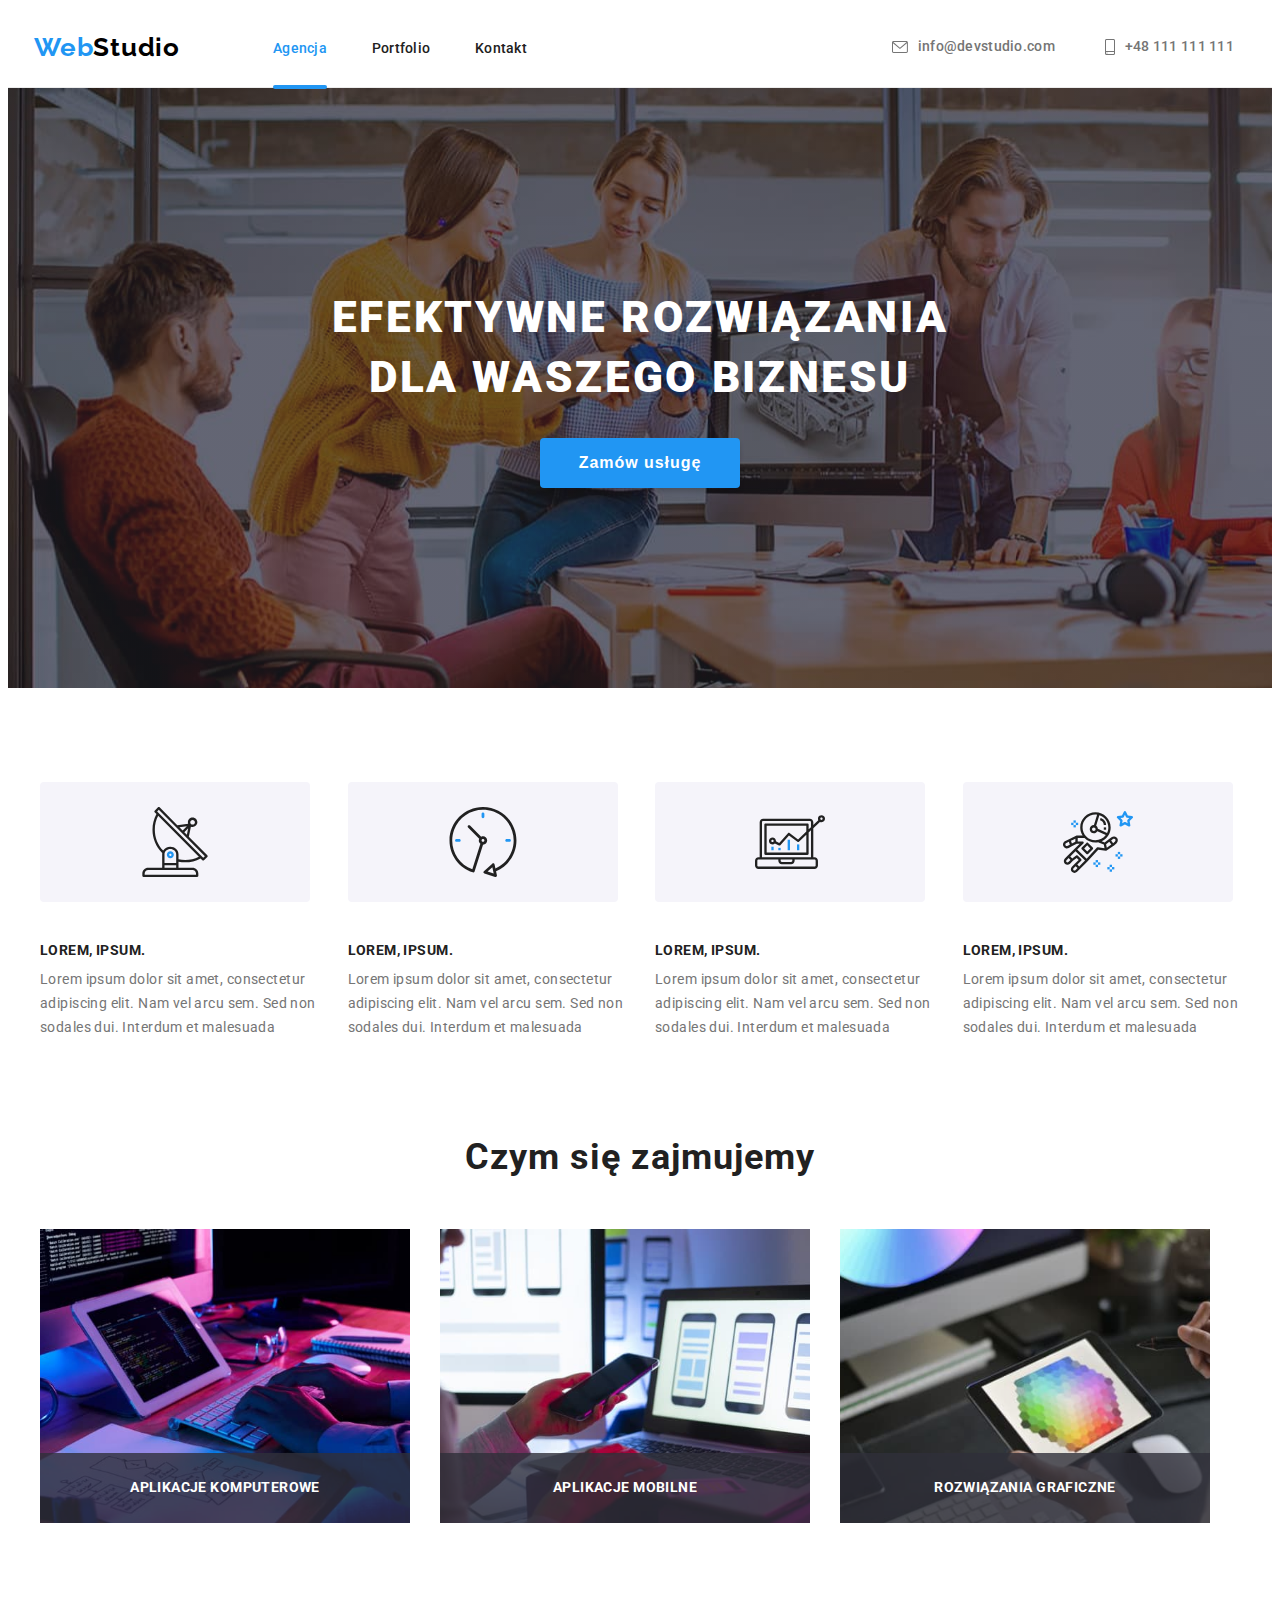
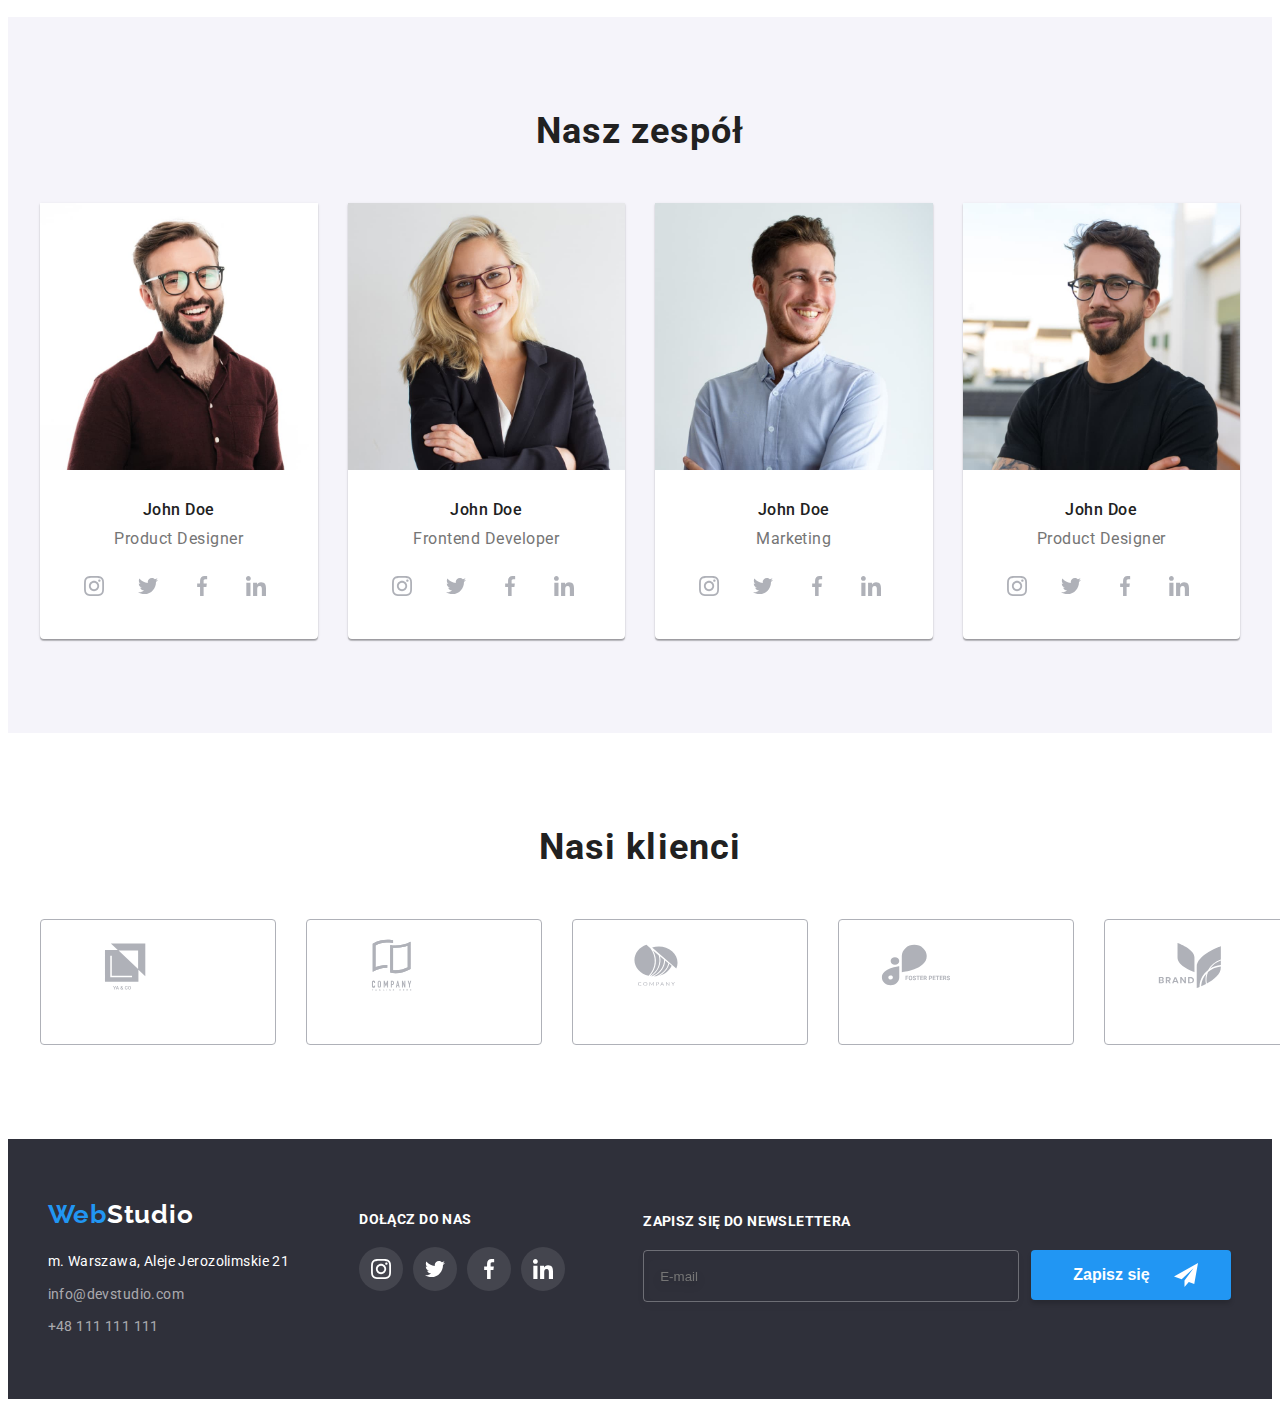
<file: index.html>
<!DOCTYPE html>
<html lang="pl">
  <head>
    <meta charset="UTF-8" />
    <meta name="description" content="Oferta usług software house WebStudio" />
    <title>Studio</title>
    <!-- google fonts -->
    <link rel="preconnect" href="https://fonts.googleapis.com" />
    <link rel="preconnect" href="https://fonts.gstatic.com" crossorigin />
    <link
      href="https://fonts.googleapis.com/css2?family=Raleway:wght@700&family=Roboto:wght@400;500;700;900&display=swap"
      rel="stylesheet"
    />
    <!-- normalized styles -->
    <link
      rel="stylesheet"
      href="https://cdnjs.cloudflare.com/ajax/libs/modern-normalize/1.1.0/modern-normalize.min.css"
      integrity="sha512-wpPYUAdjBVSE4KJnH1VR1HeZfpl1ub8YT/NKx4PuQ5NmX2tKuGu6U/JRp5y+Y8XG2tV+wKQpNHVUX03MfMFn9Q=="
      crossorigin="anonymous"
      referrerpolicy="no-referrer"
    />
    <link rel="stylesheet" href="./css/main.min.css" />
  </head>
  <body>
    <header class="top-section">
      <div class="top-section__container container">
        <div class="top-section__logo-and-links">
          <!-- logo -->
          <a class="logo" href="index.html"
            ><span class="logo__color">Web</span>Studio</a
          >
          <!-- navigation -->
          <nav class="navigation">
            <ul class="navigation__list">
              <li class="navigation__list-item navigation__is-active"><a class="navigation__link" href="index.html"> Agencja </a></li>
              <li class="navigation__list-item"><a class="navigation__link" href="portfolio.html"> Portfolio </a></li>
              <li class="navigation__list-item"><a class="navigation__link" href="#"> Kontakt </a></li>
            </ul>
          </nav>
        </div>
       <!-- contacts -->
        <div class="contacts">
          <a class="contacts__item" href="mailto:info@devstudio.com">
            <svg width="16" height="12" class="contacts__icon">
              <use href="./images/icons.svg#icon-envelope"></use>
            </svg>
            info@devstudio.com</a
          >
          <a class="contacts__item" href="tel:+48111111111">
            <svg width="10" height="16" class="contacts__icon">
              <use href="./images/icons.svg#icon-smartphone"></use>
            </svg>
            +48 111 111 111</a
          >
        </div>
      </div>
    </header>

    <main>

      <section class="first-section section">
        <div class="container">
          <h1 class="first-section__heading">
            efektywne rozwiązania <br />
            dla waszego biznesu
          </h1>
          <button data-modal-open class="main-button first-section__main-button" type="button">
            Zamów usługę
          </button>
        </div>
      </section>

      <section class="second-section section">
        <div class="container container--padding-added">
          <ul class="second-section__list">
            <li class="second-section__list-item">
              <div class="second-section__icon-container">
                <svg class="second-section__icon ">
                  <use href="./images/icons.svg#icon-antenna"></use>
                </svg>
              </div>
              <h3 class="second-section__heading">Lorem, ipsum.</h3>
              <p class="second-section__description">
                Lorem ipsum dolor sit amet, consectetur adipiscing elit. Nam vel
                arcu sem. Sed non sodales dui. Interdum et malesuada
              </p>
            </li>
            <li class="second-section__list-item">
              <div class="second-section__icon-container">
                <svg class="second-section__icon ">
                  <use href="./images/icons.svg#icon-clock"></use>
                </svg>
              </div>
              <h3 class="second-section__heading">Lorem, ipsum.</h3>
              <p class="second-section__description">
                Lorem ipsum dolor sit amet, consectetur adipiscing elit. Nam vel
                arcu sem. Sed non sodales dui. Interdum et malesuada
              </p>
            </li>
            <li class="second-section__list-item">
              <div class="second-section__icon-container">
                <svg class="second-section__icon ">
                  <use href="./images/icons.svg#icon-diagram"></use>
                </svg>
              </div>
              <h3 class="second-section__heading">Lorem, ipsum.</h3>
              <p class="second-section__description">
                Lorem ipsum dolor sit amet, consectetur adipiscing elit. Nam vel
                arcu sem. Sed non sodales dui. Interdum et malesuada
              </p>
            </li>
            <li class="second-section__list-item">
              <div class="second-section__icon-container">
                <svg class="second-section__icon ">
                  <use href="./images/icons.svg#icon-astronaut"></use>
                </svg>
              </div>
              <h3 class="second-section__heading">Lorem, ipsum.</h3>
              <p class="second-section__description">
                Lorem ipsum dolor sit amet, consectetur adipiscing elit. Nam vel
                arcu sem. Sed non sodales dui. Interdum et malesuada
              </p>
            </li>
          </ul>
        </div>
      </section>

      <section class="third-section section">
        <div class="container container--padding-added">
          <h2 class="secondary-heading">Czym się zajmujemy</h2>
          <ul class="third-section__list">
            <li class="third-section__list-item">
              <div class="third-section__image-container">
                <img class="third-section__image"
                  src="images/programer-working.jpg"
                  alt="Programmer working"
                />
                <div class="third-section__image-description-container">
                  <span class="third-section__image-description">aplikacje komputerowe</span>
                </div>
              </div>
            </li>
            <li class="third-section__list-item">
              <div class="third-section__image-container">
                <img class="third-section__image"
                  src="images/web-design-working2.jpg"
                  alt="Web designer working"
                />
                <div class="third-section__image-description-container">
                  <span class="third-section__image-description">aplikacje mobilne</span>
                </div>
              </div>
            </li>
            <li class="third-section__list-item">
              <div class="third-section__image-container">
                <img class="third-section__image"
                  src="images/web-design-working.jpg"
                  alt="Web designer working"
                />
                <div class="third-section__image-description-container">
                  <span class="third-section__image-description">rozwiązania graficzne</span>
                </div>
              </div>
            </li>
          </ul>
        </div>
      </section>

      <section class="fourth-section section">
        <div class="container container--padding-added">
          <h2 class="secondary-heading">Nasz zespół</h2>
          <ul class="fourth-section__list">
            <li>
              <figure class="fourth-section__team-member-card">
                  <img class="fourth-section__image"
                    src="images/doe1.jpg"
                    alt="Portrait of Product Designer"
                    width="270"
                    height="260"
                  />
                <figcaption class="fourth-section__team-member-card-bottom">
                  <h4 class="fourth-section__heading">John Doe</h4>
                  <p class="fourth-section__job-description">Product Designer</p>
                  <ul class="fourth-section__social-media">
                    <li>
                      <a class="fourth-section__link" href="#"
                        ><svg class="fourth-section__icon">
                          <use href="./images/icons.svg#icon-insta"></use>
                        </svg>
                      </a>
                    </li>
                    <li>
                      <a  class="fourth-section__link" href="#">
                        <svg class="fourth-section__icon">
                          <use href="./images/icons.svg#icon-twitter"></use>
                        </svg>
                      </a>
                    </li>
                    <li>
                      <a class="fourth-section__link" href="#">
                        <svg class="fourth-section__icon">
                          <use href="./images/icons.svg#icon-facebook"></use>
                        </svg>
                      </a>
                    </li>
                    <li>
                      <a class="fourth-section__link" href="#"
                        ><svg class="fourth-section__icon">
                          <use href="./images/icons.svg#icon-linked-in"></use>
                        </svg>
                      </a>
                    </li>
                  </ul>
                </figcaption>
              </figure>
            </li>
            <li>
              <figure class="fourth-section__team-member-card">
                  <img class="fourth-section__image"
                    src="images/doe2.jpg"
                    alt="Portrait of Frontend Developer"
                    width="270"
                    height="260"
                  />
                <figcaption class="fourth-section__team-member-card-bottom">
                  <h4 class="fourth-section__heading">John Doe</h4>
                  <p class="fourth-section__job-description">Frontend Developer</p>
                  <ul class="fourth-section__social-media">
                    <li>
                      <a class="fourth-section__link" href="#"
                        ><svg class="fourth-section__icon">
                          <use href="./images/icons.svg#icon-insta"></use>
                        </svg>
                      </a>
                    </li>
                    <li>
                      <a class="fourth-section__link" href="#">
                        <svg class="fourth-section__icon">
                          <use href="./images/icons.svg#icon-twitter"></use>
                        </svg>
                      </a>
                    </li>
                    <li>
                      <a class="fourth-section__link" href="#">
                        <svg class="fourth-section__icon">
                          <use href="./images/icons.svg#icon-facebook"></use>
                        </svg>
                      </a>
                    </li>
                    <li>
                      <a class="fourth-section__link" href="#"
                        ><svg class="fourth-section__icon">
                          <use href="./images/icons.svg#icon-linked-in"></use>
                        </svg>
                      </a>
                    </li>
                  </ul>
                </figcaption>
              </figure>
            </li>
            <li>
              <figure class="fourth-section__team-member-card">
                <img class="fourth-section__image"
                  src="images/doe3.jpg"
                  alt="Portrait of Marketing"
                  width="270"
                  height="260"
                />
                <figcaption class="fourth-section__team-member-card-bottom">
                  <h4 class="fourth-section__heading">John Doe</h4>
                  <p class="fourth-section__job-description">Marketing</p>
                  <ul class="fourth-section__social-media">
                    <li>
                      <a class="fourth-section__link" href="#"
                        ><svg class="fourth-section__icon">
                          <use href="./images/icons.svg#icon-insta"></use>
                        </svg>
                      </a>
                    </li>
                    <li>
                      <a class="fourth-section__link" href="#">
                        <svg class="fourth-section__icon">
                          <use href="./images/icons.svg#icon-twitter"></use>
                        </svg>
                      </a>
                    </li>
                    <li>
                      <a class="fourth-section__link" href="#">
                        <svg class="fourth-section__icon">
                          <use href="./images/icons.svg#icon-facebook"></use>
                        </svg>
                      </a>
                    </li>
                    <li>
                      <a class="fourth-section__link" href="#"
                        ><svg class="fourth-section__icon">
                          <use href="./images/icons.svg#icon-linked-in"></use>
                        </svg>
                      </a>
                    </li>
                  </ul>
                </figcaption>
              </figure>
            </li>
            <li>
              <figure class="fourth-section__team-member-card">
                <img  class="fourth-section__image"
                  src="images/doe4.jpg"
                  alt="Portrait of UI Designer"
                  width="270"
                  height="260"
                />
                <figcaption class="fourth-section__team-member-card-bottom">
                  <h4 class="fourth-section__heading">John Doe</h4>
                  <p class="fourth-section__job-description">Product Designer</p>
                  <ul class="fourth-section__social-media">
                    <li>
                      <a class="fourth-section__link" href="#"
                        ><svg class="fourth-section__icon">
                          <use href="./images/icons.svg#icon-insta"></use>
                        </svg>
                      </a>
                    </li>
                    <li>
                      <a class="fourth-section__link" href="#">
                        <svg class="fourth-section__icon">
                          <use href="./images/icons.svg#icon-twitter"></use>
                        </svg>
                      </a>
                    </li>
                    <li>
                      <a class="fourth-section__link" href="#">
                        <svg class="fourth-section__icon">
                          <use href="./images/icons.svg#icon-facebook"></use>
                        </svg>
                      </a>
                    </li>
                    <li>
                      <a class="fourth-section__link" href="#"
                        ><svg class="fourth-section__icon">
                          <use href="./images/icons.svg#icon-linked-in"></use>
                        </svg>
                      </a>
                    </li>
                  </ul>
                </figcaption>
              </figure>
            </li>
          </ul>
        </div>
      </section>
      <section class="fifth-section section">
        <div class="container container--padding-added">
          <h2 class="secondary-heading">Nasi klienci</h2>
          <ul class="fifth-section__list">
            <li>
              <a class="fifth-section__link" href="#">
                <div class="fifth-section__icon-container">
                  <svg class="fifth-section__icon">
                    <use href="./images/icons.svg#icon-client1"></use>
                  </svg></div
              ></a>
            </li>
            <li>
              <a class="fifth-section__link" href="#">
                <div class="fifth-section__icon-container">
                  <svg class="fifth-section__icon">
                    <use href="./images/icons.svg#icon-client2"></use>
                  </svg></div
              ></a>
            </li>
            <li>
              <a class="fifth-section__link" href="#">
                <div class="fifth-section__icon-container">
                  <svg class="fifth-section__icon">
                    <use href="./images/icons.svg#icon-client3"></use>
                  </svg></div
              ></a>
            </li>
            <li>
              <a class="fifth-section__link" href="#">
                <div class="fifth-section__icon-container">
                  <svg class="fifth-section__icon">
                    <use href="./images/icons.svg#icon-client4"></use>
                  </svg></div
              ></a>
            </li>
            <li>
              <a class="fifth-section__link" href="#">
                <div class="fifth-section__icon-container">
                  <svg class="fifth-section__icon">
                    <use href="./images/icons.svg#icon-client5"></use>
                  </svg></div
              ></a>
            </li>
            <li>
              <a class="fifth-section__link" href="#">
                <div class="fifth-section__icon-container">
                  <svg class="fifth-section__icon">
                    <use href="./images/icons.svg#icon-client6"></use>
                  </svg></div
              ></a>
            </li>
          </ul>
        </div>
      </section>
    </main>
    <footer class="bottom-section">
      <div class="container container--padding-added bottom-section__container">
        <div>
          <a class="logo logo--bottom" href="index.html"
            ><span class="logo__color">Web</span>Studio</a
          >
          <address class="bottom-section__contacts-container">
            <a class="bottom-section__address-link" href="https://goo.gl/maps/t7D3Fm8JjVbQzfDk6" title="Lokalizacja"
              >m. Warszawa, Aleje Jerozolimskie 21</a
            >
            <a class="bottom-section__contact-link" href="mailto:info@devstudio.com">info@devstudio.com</a>
            <a class="bottom-section__contact-link" href="tel:+48111111111">+48 111 111 111</a>
          </address>
        </div>
        <div class="bottom-section__social-container">
          <h3 class="bottom-section__heading">dołącz do nas</h3>
          <ul class="bottom-section__social-media-list">
            <li>
              <a class="bottom-section__social-media-link" href="#"
                ><svg class="bottom-section__social-media-icon">
                  <use href="./images/icons.svg#icon-insta"></use>
                </svg>
              </a>
            </li>
            <li>
              <a class="bottom-section__social-media-link"  href="#">
                <svg class="bottom-section__social-media-icon">
                  <use href="./images/icons.svg#icon-twitter"></use>
                </svg>
              </a>
            </li>
            <li>
              <a class="bottom-section__social-media-link"  href="#">
                <svg class="bottom-section__social-media-icon">
                  <use href="./images/icons.svg#icon-facebook"></use>
                </svg>
              </a>
            </li>
            <li>
              <a class="bottom-section__social-media-link"  href="#"
                ><svg class="bottom-section__social-media-icon">
                  <use href="./images/icons.svg#icon-linked-in"></use>
                </svg>
              </a>
            </li>
          </ul>
        </div>
        <div class="bottom-section__newsletter">
          <label class="bottom-section__heading" for="email" email>Zapisz się do newslettera</label>
          <form class="bottom-section__newsletter-form">
           <input class="bottom-section__newsletter-input" id="email"  type="email" name="email" placeholder="E-mail" required/>
           <button class="main-button bottom-section__main-button" type="submit">Zapisz się
            <svg class="bottom-section__button-icon" width=24> <use href="./images/icons.svg#icon-send"> </svg> </button>
          </form>
        </div>
      </div>
    </footer>
    <!-- modal window -->
    <div class="backdrop is-hidden" data-modal>
      <div class="modal">
        <button type="button" class="modal__closing-button" data-modal-close>
          <svg class="modal__closing-button-icon">
            <use href="./images/icons.svg#icon-close-button"></use>
          </svg>
        </button>
  
        <form class="modal__form">
          <h2 class="modal__heading">Zostaw swoje dane w formularzu poniżej</h2>
          <div class="modal__input-with-icon-container">
            <label class="modal__label" for="name">Imie</label>
            <input class="modal__input-with-icon" id="name"  name="name" required>
               <svg class="modal__input-icon"><use href="./images/icons.svg#icon-person-black"></use></svg>
            </input>
          </div>
          <div class="modal__input-with-icon-container">
            <label class="modal__label" for="phone-number">Telefon</label>
            <input class="modal__input-with-icon" id="phone-number" name="phone-number" type="tel" required>
              <svg class="modal__input-icon"><use href="./images/icons.svg#icon-phone-black"></use></svg>
            </input>
          </div>
          <div class="modal__input-with-icon-container">
            <label class="modal__label" for="email">Email</label>
            <input class="modal__input-with-icon" id="email" name="email" type="email" required>
             <svg class="modal__input-icon"><use href="./images/icons.svg#icon-email-black"></use></svg>
            </input>
          </div>
          <label class="modal__label" for="">Komentarz</label>
          <textarea class="modal__textarea" name="comment" placeholder="Wprowadź tekst"></textarea>
          <div class="modal__checkbox-container">
            <input class="modal__checkbox" name="consent" id="consent" type="checkbox" required>
            <svg class="modal__checkbox-icon modal__checkbox-icon--checked"><use href="./images/icons.svg#icon-checked"></use></svg>
            <svg class="modal__checkbox-icon modal__checkbox-icon--unchecked"><use href="./images/icons.svg#icon-unchecked"></use></svg>
            </input>

            <label class="modal__checkbox-label" for="consent">Oświadczam iż akceptuję <a class="modal__link" href="#">Regulamin</a> i <a class="modal__link" href="#">Politykę Prywatności.</a></label>
          </div>
          <button class="main-button modal__main-button" type="submit">Wyślij</button>
        </form>
       
      </div>
    </div>
    <script src="./js/modal.js"></script>
  </body>
</html>
</file>
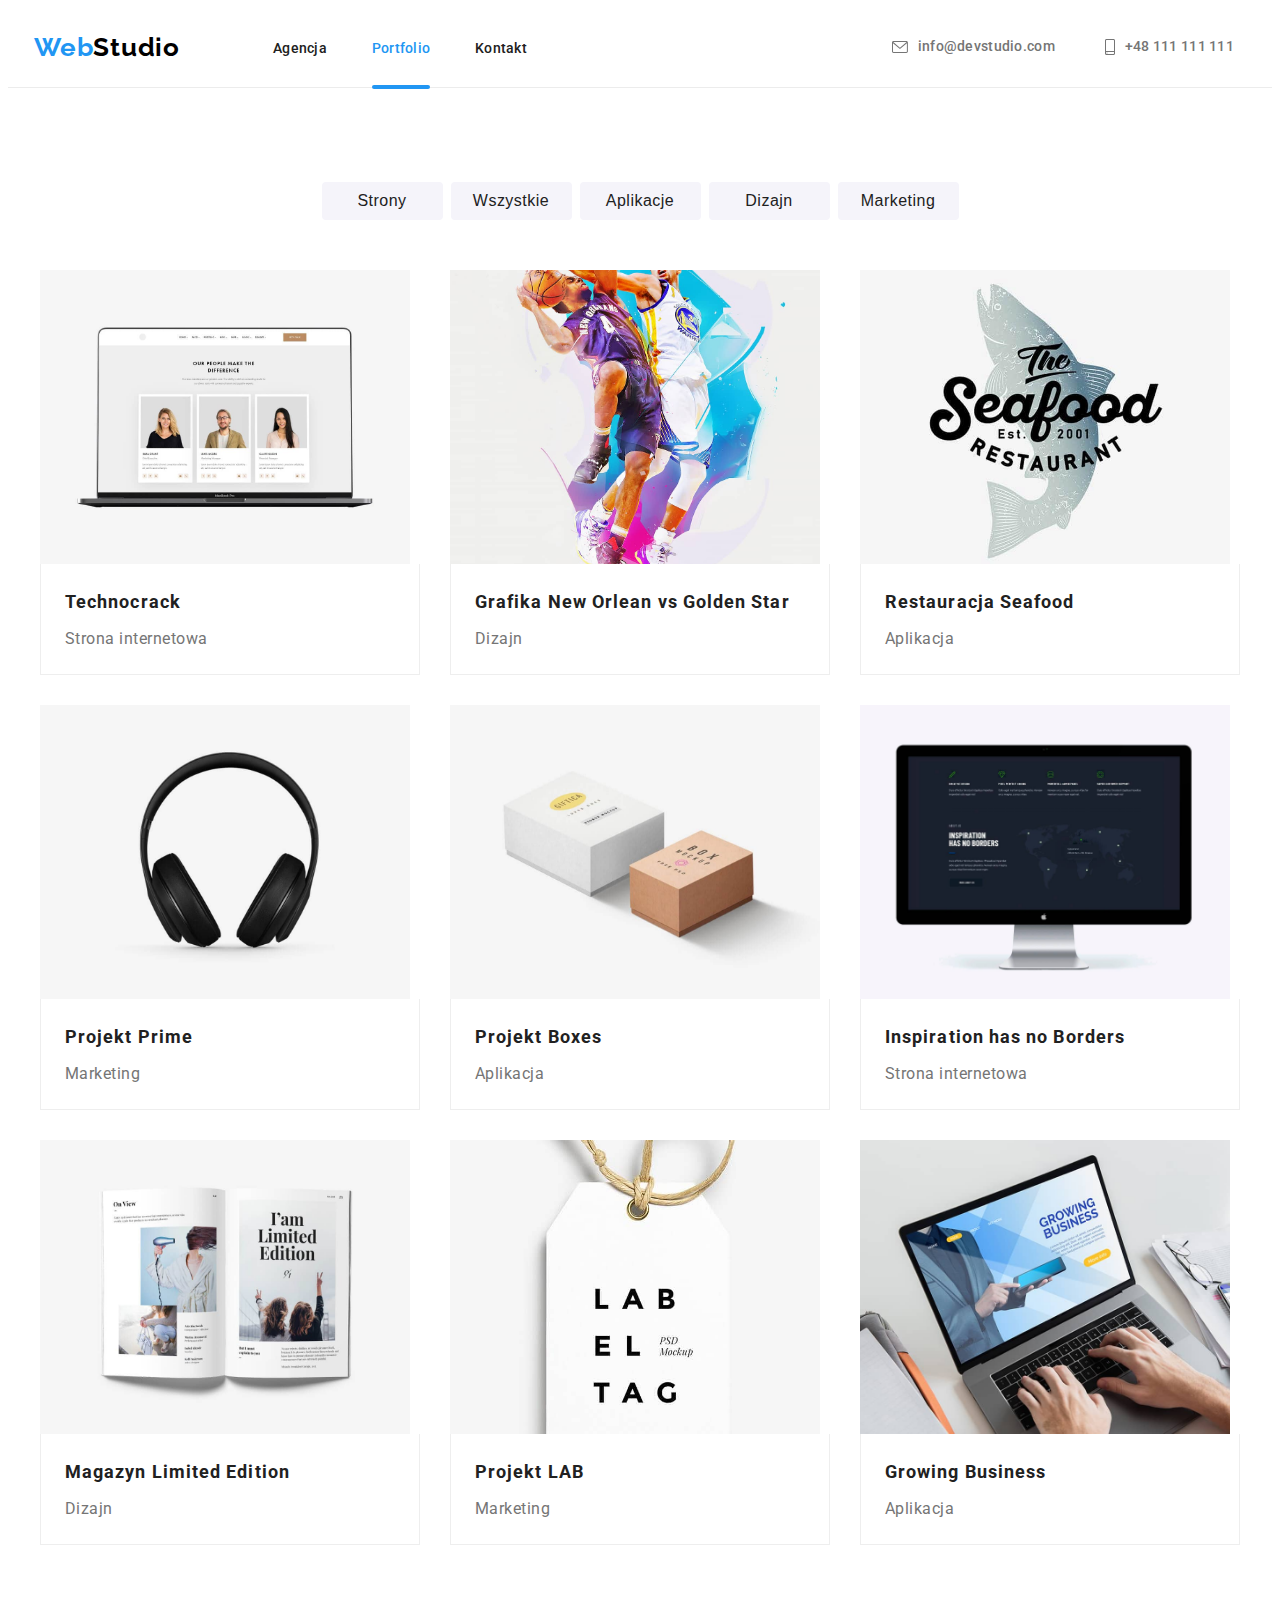
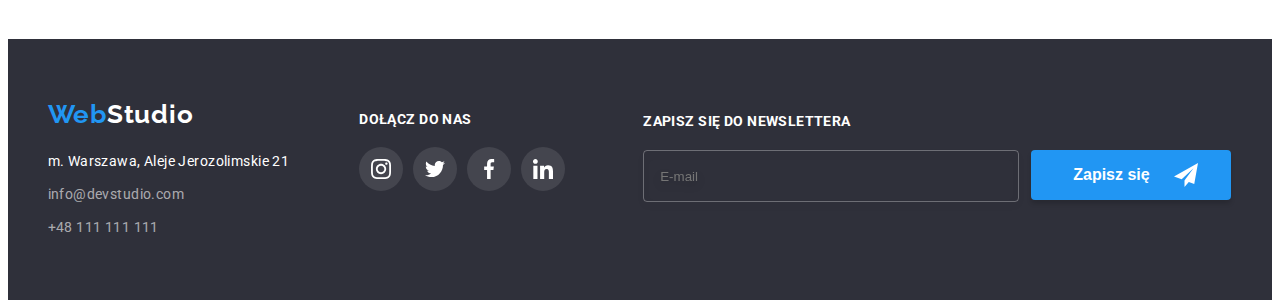
<file: portfolio.html>
<!DOCTYPE html>
<html lang="pl">
  <head>
    <meta charset="UTF-8" />
    <meta name="description" content="Oferta usług software house WebStudio" />
    <title>Portfolio</title>
    <!-- google fonts -->
    <link rel="preconnect" href="https://fonts.googleapis.com" />
    <link rel="preconnect" href="https://fonts.gstatic.com" crossorigin />
    <link
      href="https://fonts.googleapis.com/css2?family=Raleway:wght@700&family=Roboto:wght@400;500;700;900&display=swap"
      rel="stylesheet"
    />
    <!-- end of google fonts -->
    <!-- normalized styles -->
    <link
      rel="stylesheet"
      href="https://cdnjs.cloudflare.com/ajax/libs/modern-normalize/1.1.0/modern-normalize.min.css"
      integrity="sha512-wpPYUAdjBVSE4KJnH1VR1HeZfpl1ub8YT/NKx4PuQ5NmX2tKuGu6U/JRp5y+Y8XG2tV+wKQpNHVUX03MfMFn9Q=="
      crossorigin="anonymous"
      referrerpolicy="no-referrer"
    />
    <link rel="stylesheet" href="./css/main.min.css" />
  </head>
  <body>
    <header class="top-section">
      <div class="top-section__container container">
        <div class="top-section__logo-and-links">
          <!-- logo -->
          <a class="logo" href="index.html"
            ><span class="logo__color">Web</span>Studio</a
          >
          <!-- navigation -->
          <nav class="navigation">
            <ul class="navigation__list">
              <li class="navigation__list-item"><a class="navigation__link" href="index.html"> Agencja </a></li>
              <li class="navigation__list-item navigation__is-active"><a class="navigation__link" href="portfolio.html"> Portfolio </a></li>
              <li class="navigation__list-item"><a class="navigation__link" href="#"> Kontakt </a></li>
            </ul>
          </nav>
        </div>
        <div class="contacts">
          <!-- contacts -->
          <a class="contacts__item" href="mailto:info@devstudio.com">
            <svg width="16" height="12" class="contacts__icon">
              <use href="./images/icons.svg#icon-envelope"></use>
            </svg>
            info@devstudio.com</a
          >
          <a class="contacts__item" href="tel:+48111111111">
            <svg width="10" height="16" class="contacts__icon">
              <use href="./images/icons.svg#icon-smartphone"></use>
            </svg>
            +48 111 111 111</a
          >
        </div>
      </div>
    </header>
    <main>
      <section class="portfolio-section section">
        <div class="container container--padding-added">
          <ul class="portfolio-section__buttons-list">
            <li><button class="portfolio-section__button" type="button">Strony</button></li>
            <li><button class="portfolio-section__button" type="button">Wszystkie</button></li>
            <li><button class="portfolio-section__button" type="button">Aplikacje</button></li>
            <li><button class="portfolio-section__button" type="button">Dizajn</button></li>
            <li><button class="portfolio-section__button" type="button">Marketing</button></li>
          </ul>
          <ul class="portfolio-section__tiles-list">
            <li class="portfolio-section__tiles-list-item">
              <figure class="portfolio-section__tile">
                <div class="portfolio-section__image-container">
                  <img class="portfolio-section__image"
                    src="images/portfolio1.jpg"
                    alt="Open laptop"
                    width="370"
                    height="294"
                  />
                  <div class="portfolio-section__overlay-message-container">
                    <p class="portfolio-section__overlay-message">
                      Technocrack jest popularną platformą wykorzystywaną do
                      rozpowszechniania koronawirusa. Firmy wykorzystują tę
                      platformę do celów szpiegowskich i ataków na
                      niezabezpieczone serwery konkurencji
                    </p>
                  </div>
                </div>
                <figcaption class="portfolio-section__tile-bottom">
                  <h4 class="portfolio-section__project-name">Technocrack</h4>
                  <p class="portfolio-section__project-category">Strona internetowa</p>
                </figcaption>
              </figure>
            </li>
            <li class="portfolio-section__tiles-list-item">
              <figure class="portfolio-section__tile"> 
                <div class="portfolio-section__image-container">
                  <img class="portfolio-section__image"
                    src="images/portfolio2.jpg"
                    alt="Graphic with two basketball players"
                    width="370"
                    height="294"
                  />
                  <div class="portfolio-section__overlay-message-container">
                    <p class="portfolio-section__overlay-message">
                      Technocrack jest popularną platformą wykorzystywaną do
                      rozpowszechniania koronawirusa. Firmy wykorzystują tę
                      platformę do celów szpiegowskich i ataków na
                      niezabezpieczone serwery konkurencji
                    </p>
                  </div>
                </div>
                <figcaption class="portfolio-section__tile-bottom">
                  <h4 class="portfolio-section__project-name">Grafika New Orlean vs Golden Star</h4>
                  <p class="portfolio-section__project-category">Dizajn</p>
                </figcaption>
              </figure>
            </li>
            <li class="portfolio-section__tiles-list-item">
              <figure class="portfolio-section__tile">
                <div class="portfolio-section__image-container">
                  <img class="portfolio-section__image"
                    src="images/portfolio3.jpg"
                    alt="Seafood restaurant logo"
                    width="370"
                    height="294"
                  />
                  <div class="portfolio-section__overlay-message-container">
                    <p class="portfolio-section__overlay-message">
                      Technocrack jest popularną platformą wykorzystywaną do
                      rozpowszechniania koronawirusa. Firmy wykorzystują tę
                      platformę do celów szpiegowskich i ataków na
                      niezabezpieczone serwery konkurencji
                    </p>
                  </div>
                </div>
                <figcaption class="portfolio-section__tile-bottom">
                  <h4 class="portfolio-section__project-name">Restauracja Seafood</h4>
                  <p class="portfolio-section__project-category">Aplikacja</p>
                </figcaption>
              </figure>
            </li>
            <li class="portfolio-section__tiles-list-item">
              <figure class="portfolio-section__tile">
                <div class="portfolio-section__image-container">
                  <img class="portfolio-section__image"
                    src="images/portfolio4.jpg"
                    alt="Headphones"
                    width="370"
                    height="294"
                  />
                  <div class="portfolio-section__overlay-message-container">
                    <p class="portfolio-section__overlay-message">
                      Technocrack jest popularną platformą wykorzystywaną do
                      rozpowszechniania koronawirusa. Firmy wykorzystują tę
                      platformę do celów szpiegowskich i ataków na
                      niezabezpieczone serwery konkurencji
                    </p>
                  </div>
                </div>
                <figcaption class="portfolio-section__tile-bottom">
                  <h4 class="portfolio-section__project-name">Projekt Prime</h4>
                  <p class="portfolio-section__project-category">Marketing</p>
                </figcaption>
              </figure>
            </li>
            <li class="portfolio-section__tiles-list-item">
              <figure class="portfolio-section__tile">
                <div class="portfolio-section__image-container">
                  <img class="portfolio-section__image"
                    src="images/portfolio5.jpg"
                    alt="Two boxes"
                    width="370"
                    height="294"
                  />
                  <div class="portfolio-section__overlay-message-container">
                    <p class="portfolio-section__overlay-message">
                      Technocrack jest popularną platformą wykorzystywaną do
                      rozpowszechniania koronawirusa. Firmy wykorzystują tę
                      platformę do celów szpiegowskich i ataków na
                      niezabezpieczone serwery konkurencji
                    </p>
                  </div>
                </div>
                <figcaption class="portfolio-section__tile-bottom">
                  <h4 class="portfolio-section__project-name">Projekt Boxes</h4>
                  <p class="portfolio-section__project-category">Aplikacja</p>
                </figcaption>
              </figure>
            </li>
            <li class="portfolio-section__tiles-list-item">
              <figure class="portfolio-section__tile">
                <div class="portfolio-section__image-container">
                  <img class="portfolio-section__image"
                    src="images/portfolio6.jpg"
                    alt="Computer monitor"
                    width="370"
                    height="294"
                  />
                  <div class="portfolio-section__overlay-message-container">
                    <p class="portfolio-section__overlay-message">
                      Technocrack jest popularną platformą wykorzystywaną do
                      rozpowszechniania koronawirusa. Firmy wykorzystują tę
                      platformę do celów szpiegowskich i ataków na
                      niezabezpieczone serwery konkurencji
                    </p>
                  </div>
                </div>
                <figcaption class="portfolio-section__tile-bottom">
                  <h4 class="portfolio-section__project-name">Inspiration has no Borders</h4>
                  <p class="portfolio-section__project-category">Strona internetowa</p>
                </figcaption>
              </figure>
            </li>
            <li class="portfolio-section__tiles-list-item">
              <figure class="portfolio-section__tile">
                <div class="portfolio-section__image-container">
                  <img class="portfolio-section__image"
                    src="images/portfolio7.jpg"
                    alt="Open magazine"
                    width="370"
                    height="294"
                  />
                  <div class="portfolio-section__overlay-message-container">
                    <p class="portfolio-section__overlay-message">
                      Technocrack jest popularną platformą wykorzystywaną do
                      rozpowszechniania koronawirusa. Firmy wykorzystują tę
                      platformę do celów szpiegowskich i ataków na
                      niezabezpieczone serwery konkurencji
                    </p>
                  </div>
                </div>
                <figcaption class="portfolio-section__tile-bottom">
                  <h4 class="portfolio-section__project-name">Magazyn Limited Edition</h4>
                  <p class="portfolio-section__project-category">Dizajn</p>
                </figcaption>
              </figure>
            </li>
            <li class="portfolio-section__tiles-list-item">
              <figure class="portfolio-section__tile">
                <div class="portfolio-section__image-container">
                  <img class="portfolio-section__image"
                    src="images/portfolio8.jpg"
                    alt="Tag"
                    width="370"
                    height="294"
                  />
                  <div class="portfolio-section__overlay-message-container">
                    <p class="portfolio-section__overlay-message">
                      Technocrack jest popularną platformą wykorzystywaną do
                      rozpowszechniania koronawirusa. Firmy wykorzystują tę
                      platformę do celów szpiegowskich i ataków na
                      niezabezpieczone serwery konkurencji
                    </p>
                  </div>
                </div>
                <figcaption class="portfolio-section__tile-bottom">
                  <h4 class="portfolio-section__project-name">Projekt LAB</h4>
                  <p class="portfolio-section__project-category">Marketing</p>
                </figcaption>
              </figure>
            </li>
            <li class="portfolio-section__tiles-list-item">
              <figure class="portfolio-section__tile">
                <div class="portfolio-section__image-container">
                  <img class="portfolio-section__image"
                    src="images/portfolio9.jpg"
                    alt="Hands typing on a laptop"
                    width="370"
                    height="294"
                  />
                  <div class="portfolio-section__overlay-message-container">
                    <p class="portfolio-section__overlay-message">
                      Technocrack jest popularną platformą wykorzystywaną do
                      rozpowszechniania koronawirusa. Firmy wykorzystują tę
                      platformę do celów szpiegowskich i ataków na
                      niezabezpieczone serwery konkurencji
                    </p>
                  </div>
                </div>
                <figcaption class="portfolio-section__tile-bottom">
                  <h4 class="portfolio-section__project-name">Growing Business</h4>
                  <p class="portfolio-section__project-category">Aplikacja</p>
                </figcaption>
              </figure>
            </li>
          </ul>
        </div>
      </section>
    </main>
    <footer class="bottom-section">
      <div class="container bottom-section__container">
        <div>
          <a class="logo logo--bottom" href="index.html"
            ><span class="logo__color">Web</span>Studio</a
          >
          <address class="bottom-section__contacts-container">
            <a class="bottom-section__address-link" href="https://goo.gl/maps/t7D3Fm8JjVbQzfDk6" title="Lokalizacja"
              >m. Warszawa, Aleje Jerozolimskie 21</a
            >
            <a class="bottom-section__contact-link" href="mailto:info@devstudio.com">info@devstudio.com</a>
            <a class="bottom-section__contact-link" href="tel:+48111111111">+48 111 111 111</a>
          </address>
        </div>
        <div class="bottom-section__social-container">
          <h3 class="bottom-section__heading">dołącz do nas</h3>
          <ul class="bottom-section__social-media-list">
            <li>
              <a class="bottom-section__social-media-link" href="#"
                ><svg class="bottom-section__social-media-icon">
                  <use href="./images/icons.svg#icon-insta"></use>
                </svg>
              </a>
            </li>
            <li>
              <a class="bottom-section__social-media-link"  href="#">
                <svg class="bottom-section__social-media-icon">
                  <use href="./images/icons.svg#icon-twitter"></use>
                </svg>
              </a>
            </li>
            <li>
              <a class="bottom-section__social-media-link"  href="#">
                <svg class="bottom-section__social-media-icon">
                  <use href="./images/icons.svg#icon-facebook"></use>
                </svg>
              </a>
            </li>
            <li>
              <a class="bottom-section__social-media-link"  href="#"
                ><svg class="bottom-section__social-media-icon">
                  <use href="./images/icons.svg#icon-linked-in"></use>
                </svg>
              </a>
            </li>
          </ul>
        </div>
        <div class="bottom-section__newsletter">
          <label class="bottom-section__heading" for="email" email>Zapisz się do newslettera</label>
          <form class="bottom-section__newsletter-form">
           <input class="bottom-section__newsletter-input" id="email"  type="email" name="email" placeholder="E-mail" required/>
           <button class="main-button bottom-section__main-button" type="submit">Zapisz się
            <svg class="bottom-section__button-icon" width=24> <use href="./images/icons.svg#icon-send"> </svg> </button>
          </form>
        </div>
      </div>
    </footer>
  </body>
</html>
</file>
<file: css/main.min.css>
body {
  font-family: "Roboto", "Raleway", sans-serif;
  background-color: #ffffff;
  color: #757575;
}

ul,
h1,
h2,
h3,
h4,
p,
input {
  padding: 0;
  margin: 0;
}

ul {
  list-style-type: none;
}

a {
  cursor: pointer;
}

.container {
  width: 1200px;
  margin: 0 auto;
}
.container--padding-added {
  padding: 0 15px 0;
}

.section {
  padding: 94px 0;
}

.secondary-heading {
  font-size: 36px;
  line-height: 1.166;
  text-align: center;
  letter-spacing: 0.03em;
  color: #212121;
  margin-bottom: 50px;
}

.main-button {
  width: 200px;
  height: 50px;
  font-weight: 700;
  font-size: 16px;
  line-height: 1.875;
  background-color: #2196f3;
  -webkit-box-shadow: 0px 4px 4px rgba(0, 0, 0, 0.15);
          box-shadow: 0px 4px 4px rgba(0, 0, 0, 0.15);
  border-radius: 4px;
  color: #ffffff;
  cursor: pointer;
  border: none;
}

.top-section {
  background-color: #ffffff;
  border-bottom: 1px solid #ececec;
  padding: 24px 0 25px 0;
}
.top-section__container {
  padding: 0 27px 0 15px;
  display: -webkit-box;
  display: -ms-flexbox;
  display: flex;
  -webkit-box-pack: justify;
      -ms-flex-pack: justify;
          justify-content: space-between;
  -webkit-box-align: center;
      -ms-flex-align: center;
          align-items: center;
}
.top-section__logo-and-links {
  display: -webkit-box;
  display: -ms-flexbox;
  display: flex;
  -webkit-box-pack: justify;
      -ms-flex-pack: justify;
          justify-content: space-between;
  -webkit-box-align: center;
      -ms-flex-align: center;
          align-items: center;
  gap: 93px;
}

.contacts {
  display: -webkit-box;
  display: -ms-flexbox;
  display: flex;
  -webkit-box-pack: justify;
      -ms-flex-pack: justify;
          justify-content: space-between;
  -webkit-box-align: center;
      -ms-flex-align: center;
          align-items: center;
  gap: 50px;
}
.contacts__item {
  font-weight: 500;
  color: #757575;
  font-size: 14px;
  line-height: 1.14;
  text-decoration: none;
  letter-spacing: 0.02em;
  display: -webkit-box;
  display: -ms-flexbox;
  display: flex;
  gap: 10px;
  -webkit-box-pack: justify;
      -ms-flex-pack: justify;
          justify-content: space-between;
  -webkit-box-align: center;
      -ms-flex-align: center;
          align-items: center;
  -webkit-transition: color 250ms cubic-bezier(0.4, 0, 0.2, 1);
  transition: color 250ms cubic-bezier(0.4, 0, 0.2, 1);
}
.contacts__item:hover, .contacts__item:focus {
  color: #2196f3;
}
.contacts__item:focus {
  outline: none;
}
.contacts__icon {
  fill: currentColor;
}

.logo {
  font-family: "Raleway", sans-serif;
  font-weight: 700;
  font-size: 26px;
  line-height: 1.17;
  color: #000000;
  text-decoration: none;
  letter-spacing: 0.03em;
}
.logo__color {
  color: #2196f3;
}

.navigation {
  width: 254px;
}
.navigation__list {
  display: -webkit-box;
  display: -ms-flexbox;
  display: flex;
  -webkit-box-pack: justify;
      -ms-flex-pack: justify;
          justify-content: space-between;
}
.navigation__list-item {
  position: relative;
}
.navigation__link {
  font-weight: 500;
  font-size: 14px;
  line-height: 1.14;
  text-decoration: none;
  color: #212121;
  letter-spacing: 0.02em;
  -webkit-transition: color 250ms cubic-bezier(0.4, 0, 0.2, 1);
  transition: color 250ms cubic-bezier(0.4, 0, 0.2, 1);
}
.navigation__link:hover {
  color: #2196f3;
}
.navigation__link:focus {
  color: #2196f3;
  outline: none;
}
.navigation__is-active::after {
  content: "";
  position: absolute;
  height: 4px;
  width: 100%;
  background-color: #2196f3;
  left: 0;
  bottom: -32px;
  border-radius: 2px;
}
.navigation__is-active .navigation__link {
  color: #2196f3;
}

.first-section {
  background-image: -webkit-gradient(linear, left top, left bottom, from(rgba(47, 48, 58, 0.4)), to(rgba(47, 48, 58, 0.4))), url("../images/background-image.jpg");
  background-image: linear-gradient(rgba(47, 48, 58, 0.4), rgba(47, 48, 58, 0.4)), url("../images/background-image.jpg");
  background-repeat: no-repeat;
  max-width: 1600px;
  margin: 0 auto;
  padding: 200px 0;
}
.first-section__heading {
  font-weight: 900;
  font-size: 44px;
  line-height: 1.36;
  text-align: center;
  letter-spacing: 0.06em;
  text-transform: uppercase;
  color: #ffffff;
}
.first-section__main-button {
  text-align: center;
  letter-spacing: 0.06em;
  margin: 30px 500px 0;
}

.second-section {
  background-color: #ffffff;
}
.second-section__list {
  display: -webkit-box;
  display: -ms-flexbox;
  display: flex;
  -webkit-box-pack: justify;
      -ms-flex-pack: justify;
          justify-content: space-between;
  gap: 30px;
}
.second-section__list-item {
  display: -webkit-box;
  display: -ms-flexbox;
  display: flex;
  -webkit-box-pack: justify;
      -ms-flex-pack: justify;
          justify-content: space-between;
  -webkit-box-orient: vertical;
  -webkit-box-direction: normal;
      -ms-flex-flow: column;
          flex-flow: column;
  gap: 10px;
}
.second-section__heading {
  font-size: 14px;
  line-height: 1.142;
  letter-spacing: 0.03em;
  text-transform: uppercase;
  color: #212121;
}
.second-section__description {
  font-size: 14px;
  line-height: 1.714;
  letter-spacing: 0.03em;
  -ms-flex-preferred-size: 75px;
      flex-basis: 75px;
}
.second-section__icon {
  width: 70px;
  height: 70px;
  margin: 25px 100px;
}
.second-section__icon-container {
  width: 270px;
  height: 120px;
  background-color: #f5f4fa;
  border-radius: 4px;
  margin-bottom: 30px;
}

.third-section {
  margin-top: -94px;
}
.third-section__list {
  display: -webkit-box;
  display: -ms-flexbox;
  display: flex;
  gap: 30px;
}
.third-section__list-item {
  -ms-flex-preferred-size: 294px;
      flex-basis: 294px;
  display: -webkit-box;
  display: -ms-flexbox;
  display: flex;
}
.third-section__image {
  display: block;
  height: 100%;
  width: 100%;
  -o-object-fit: cover;
     object-fit: cover;
}
.third-section__image-container {
  height: 294px;
  width: 370px;
  position: relative;
}
.third-section__image-description-container {
  position: absolute;
  bottom: 0;
  background-color: rgba(47, 48, 58, 0.8);
  height: 70px;
  width: 100%;
}
.third-section__image-description {
  font-weight: 700;
  font-size: 14px;
  line-height: 1.42;
  letter-spacing: 0.03em;
  text-transform: uppercase;
  color: #ffffff;
  position: absolute;
  top: 50%;
  left: 50%;
  -webkit-transform: translate(-50%, -50%);
          transform: translate(-50%, -50%);
  white-space: nowrap;
}

.fourth-section {
  background-color: #f5f4fa;
}
.fourth-section__list {
  display: -webkit-box;
  display: -ms-flexbox;
  display: flex;
  gap: 30px;
}
.fourth-section__team-member-card {
  margin: 0;
  background-color: #ffffff;
  display: -webkit-box;
  display: -ms-flexbox;
  display: flex;
  -webkit-box-orient: vertical;
  -webkit-box-direction: normal;
      -ms-flex-direction: column;
          flex-direction: column;
  -webkit-box-shadow: 0px 1px 3px rgba(0, 0, 0, 0.12), 0px 1px 1px rgba(0, 0, 0, 0.14), 0px 2px 1px rgba(0, 0, 0, 0.2);
          box-shadow: 0px 1px 3px rgba(0, 0, 0, 0.12), 0px 1px 1px rgba(0, 0, 0, 0.14), 0px 2px 1px rgba(0, 0, 0, 0.2);
  border-radius: 0px 0px 4px 4px;
}
.fourth-section__heading {
  font-weight: 500;
  font-size: 16px;
  line-height: 1.1875;
  letter-spacing: 0.03em;
  color: #212121;
  text-align: center;
  margin-bottom: 10px;
}
.fourth-section__job-description {
  font-size: 16px;
  line-height: 1.1875;
  letter-spacing: 0.03em;
  text-align: center;
  margin-bottom: 16px;
}
.fourth-section__team-member-card-bottom {
  padding: 30px 0;
}
.fourth-section__social-media {
  width: 206px;
  padding: 0 32px;
  display: -webkit-box;
  display: -ms-flexbox;
  display: flex;
  -webkit-box-pack: justify;
      -ms-flex-pack: justify;
          justify-content: space-between;
  gap: 10px;
  line-height: 0.75;
}
.fourth-section__image {
  display: block;
  height: 100%;
  width: 100%;
  -o-object-fit: cover;
     object-fit: cover;
}
.fourth-section__icon {
  fill: #afb1b8;
  border-radius: 50%;
  width: 44px;
  height: 44px;
  -webkit-transition: fill 250ms cubic-bezier(0.4, 0, 0.2, 1), background-color 250ms cubic-bezier(0.4, 0, 0.2, 1);
  transition: fill 250ms cubic-bezier(0.4, 0, 0.2, 1), background-color 250ms cubic-bezier(0.4, 0, 0.2, 1);
}
.fourth-section__link:hover .fourth-section__icon, .fourth-section__link:focus .fourth-section__icon {
  fill: #ffffff;
  background-color: #2196f3;
}
.fourth-section__link:focus {
  outline: none;
}

.fifth-section {
  background-color: #ffffff;
}
.fifth-section__list {
  display: -webkit-box;
  display: -ms-flexbox;
  display: flex;
  -webkit-box-pack: justify;
      -ms-flex-pack: justify;
          justify-content: space-between;
  gap: 30px;
}
.fifth-section__icon {
  width: 106px;
  height: 60px;
  fill: currentColor;
}
.fifth-section__icon-container {
  width: 170px;
  height: 92px;
  border: 1px solid #afb1b8;
  border-radius: 4px;
  padding: 16px 32px;
  color: #afb1b8;
  -webkit-transition: color 250ms cubic-bezier(0.4, 0, 0.2, 1), border 250ms cubic-bezier(0.4, 0, 0.2, 1);
  transition: color 250ms cubic-bezier(0.4, 0, 0.2, 1), border 250ms cubic-bezier(0.4, 0, 0.2, 1);
}
.fifth-section__link:hover .fifth-section__icon-container, .fifth-section__link:focus .fifth-section__icon-container {
  color: #2196f3;
  border: 0.5px solid #2196f3;
}
.fifth-section__link:focus {
  outline: none;
}

.bottom-section {
  background-color: #2f303a;
  padding: 60px 0 60px 15px;
}
.bottom-section__container {
  display: -webkit-box;
  display: -ms-flexbox;
  display: flex;
  -webkit-box-pack: start;
      -ms-flex-pack: start;
          justify-content: flex-start;
}
.bottom-section .logo--bottom {
  color: #ffffff;
}
.bottom-section__contacts-container {
  margin-top: 20px;
  display: -webkit-box;
  display: -ms-flexbox;
  display: flex;
  -webkit-box-orient: vertical;
  -webkit-box-direction: normal;
      -ms-flex-direction: column;
          flex-direction: column;
  gap: 9px;
}
.bottom-section__address-link {
  text-decoration: none;
  font-style: normal;
  font-size: 14px;
  line-height: 1.71;
  letter-spacing: 0.03em;
  color: #ffffff;
}
.bottom-section__contact-link:focus, .bottom-section__social-media-link:focus {
  outline: none;
}
.bottom-section__contact-link {
  text-decoration: none;
  font-style: normal;
  font-size: 14px;
  line-height: 1.71;
  letter-spacing: 0.03em;
  color: rgba(255, 255, 255, 0.6);
  -webkit-transition: color 250ms cubic-bezier(0.4, 0, 0.2, 1);
  transition: color 250ms cubic-bezier(0.4, 0, 0.2, 1);
}
.bottom-section__contact-link:hover, .bottom-section__contact-link:focus {
  color: #2196f3;
}
.bottom-section__social-container {
  margin-left: 70px;
  padding-top: 12px;
}
.bottom-section__heading {
  font-weight: 700;
  font-size: 14px;
  line-height: 1.142;
  letter-spacing: 0.03em;
  text-transform: uppercase;
  color: #ffffff;
  vertical-align: baseline;
}
.bottom-section__social-media-list {
  margin-top: 20px;
  display: -webkit-box;
  display: -ms-flexbox;
  display: flex;
  gap: 10px;
  width: 206px;
}
.bottom-section__social-media-icon {
  width: 44px;
  height: 44px;
  border-radius: 50%;
  fill: #ffffff;
  background-color: rgba(255, 255, 255, 0.1);
  -webkit-transition: background-color 250ms cubic-bezier(0.4, 0, 0.2, 1);
  transition: background-color 250ms cubic-bezier(0.4, 0, 0.2, 1);
}
.bottom-section__social-media-link:hover .bottom-section__social-media-icon, .bottom-section__social-media-link:focus .bottom-section__social-media-icon {
  background-color: #2196f3;
}
.bottom-section__newsletter {
  margin-left: 78px;
  padding-top: 12px;
}
.bottom-section__newsletter-form {
  margin-top: 20px;
  display: -webkit-box;
  display: -ms-flexbox;
  display: flex;
  gap: 12px;
}
.bottom-section__newsletter-input {
  padding: 0;
  width: 358px;
  height: 50px;
  padding-left: 16px;
  background-color: inherit;
  border: 1px solid rgba(255, 255, 255, 0.3);
  -webkit-filter: drop-shadow(0px 4px 4px rgba(0, 0, 0, 0.15));
          filter: drop-shadow(0px 4px 4px rgba(0, 0, 0, 0.15));
  border-radius: 4px;
  color: #ffffff;
}
.bottom-section__newsletter-input:focus, .bottom-section__newsletter-input:hover {
  outline: none;
  border-color: #2196f3;
}
.bottom-section__main-button {
  padding: 0 0 0 42px;
  display: -webkit-box;
  display: -ms-flexbox;
  display: flex;
  -webkit-box-align: center;
      -ms-flex-align: center;
          align-items: center;
  gap: 24px;
}
.bottom-section__button-icon {
  width: 24px;
  height: 24px;
}

.portfolio-section {
  background-color: #ffffff;
}
.portfolio-section__buttons-list {
  display: -webkit-box;
  display: -ms-flexbox;
  display: flex;
  -webkit-box-pack: center;
      -ms-flex-pack: center;
          justify-content: center;
  gap: 8px;
  margin-bottom: 50px;
}
.portfolio-section__button {
  background-color: #f5f4fa;
  color: #212121;
  font-weight: 500;
  font-size: 16px;
  line-height: 1.625;
  text-align: center;
  letter-spacing: 0.03em;
  cursor: pointer;
  border-radius: 4px;
  border: none;
  width: 121px;
  height: 38px;
  -webkit-transition: background-color 250ms cubic-bezier(0.4, 0, 0.2, 1), color 250ms cubic-bezier(0.4, 0, 0.2, 1), -webkit-box-shadow 250ms cubic-bezier(0.4, 0, 0.2, 1);
  transition: background-color 250ms cubic-bezier(0.4, 0, 0.2, 1), color 250ms cubic-bezier(0.4, 0, 0.2, 1), -webkit-box-shadow 250ms cubic-bezier(0.4, 0, 0.2, 1);
  transition: background-color 250ms cubic-bezier(0.4, 0, 0.2, 1), color 250ms cubic-bezier(0.4, 0, 0.2, 1), box-shadow 250ms cubic-bezier(0.4, 0, 0.2, 1);
  transition: background-color 250ms cubic-bezier(0.4, 0, 0.2, 1), color 250ms cubic-bezier(0.4, 0, 0.2, 1), box-shadow 250ms cubic-bezier(0.4, 0, 0.2, 1), -webkit-box-shadow 250ms cubic-bezier(0.4, 0, 0.2, 1);
}
.portfolio-section__button:hover, .portfolio-section__button:focus {
  background-color: #2196f3;
  color: #ffffff;
  -webkit-box-shadow: 0px 3px 1px rgba(0, 0, 0, 0.1), 0px 1px 2px rgba(0, 0, 0, 0.08), 0px 2px 2px rgba(0, 0, 0, 0.12);
          box-shadow: 0px 3px 1px rgba(0, 0, 0, 0.1), 0px 1px 2px rgba(0, 0, 0, 0.08), 0px 2px 2px rgba(0, 0, 0, 0.12);
}
.portfolio-section__tiles-list {
  display: -webkit-box;
  display: -ms-flexbox;
  display: flex;
  -ms-flex-wrap: wrap;
      flex-wrap: wrap;
  gap: 30px;
}
.portfolio-section__tiles-list-item:hover .portfolio-section__overlay-message-container {
  -webkit-transform: translateY(0);
          transform: translateY(0);
}
.portfolio-section__tiles-list-item {
  width: calc((100% - 60px) / 3);
  cursor: pointer;
}
.portfolio-section__image-container {
  width: 370px;
  height: 294px;
  position: relative;
  overflow: hidden;
}
.portfolio-section__overlay-message-container {
  width: 100%;
  height: 100%;
  background-color: rgba(33, 150, 243, 0.9);
  position: absolute;
  top: 0;
  -webkit-transform: translateY(100%);
          transform: translateY(100%);
  -webkit-transition: -webkit-transform 250ms cubic-bezier(0.4, 0, 0.2, 1);
  transition: -webkit-transform 250ms cubic-bezier(0.4, 0, 0.2, 1);
  transition: transform 250ms cubic-bezier(0.4, 0, 0.2, 1);
  transition: transform 250ms cubic-bezier(0.4, 0, 0.2, 1), -webkit-transform 250ms cubic-bezier(0.4, 0, 0.2, 1);
  padding: 49px 45px 49px 0;
}
.portfolio-section__overlay-message {
  font-size: 18px;
  line-height: 1.56;
  letter-spacing: 0.03em;
  color: #ffffff;
  margin-left: 24px;
}
.portfolio-section__image {
  display: block;
  height: 100%;
  width: 100%;
  -o-object-fit: cover;
     object-fit: cover;
}
.portfolio-section__tile {
  margin: 0;
  display: -webkit-box;
  display: -ms-flexbox;
  display: flex;
  -webkit-box-orient: vertical;
  -webkit-box-direction: normal;
      -ms-flex-direction: column;
          flex-direction: column;
  -webkit-transition: -webkit-box-shadow 250ms cubic-bezier(0.4, 0, 0.2, 1);
  transition: -webkit-box-shadow 250ms cubic-bezier(0.4, 0, 0.2, 1);
  transition: box-shadow 250ms cubic-bezier(0.4, 0, 0.2, 1);
  transition: box-shadow 250ms cubic-bezier(0.4, 0, 0.2, 1), -webkit-box-shadow 250ms cubic-bezier(0.4, 0, 0.2, 1);
}
.portfolio-section__tile:hover, .portfolio-section__tile:focus {
  -webkit-box-shadow: 0px 1px 1px rgba(0, 0, 0, 0.12), 0px 4px 4px rgba(0, 0, 0, 0.06), 1px 4px 6px rgba(0, 0, 0, 0.16);
          box-shadow: 0px 1px 1px rgba(0, 0, 0, 0.12), 0px 4px 4px rgba(0, 0, 0, 0.06), 1px 4px 6px rgba(0, 0, 0, 0.16);
}
.portfolio-section__tile-bottom {
  border: 1px solid #eeeeee;
  border-top: none;
  padding: 20px 0;
}
.portfolio-section__project-name {
  font-weight: 700;
  font-size: 18px;
  line-height: 2;
  letter-spacing: 0.06em;
  color: #212121;
  margin-left: 24px;
  margin-bottom: 4px;
}
.portfolio-section__project-category {
  font-size: 16px;
  line-height: 1.875;
  letter-spacing: 0.03em;
  margin-left: 24px;
}

.backdrop {
  position: fixed;
  top: 0;
  left: 0;
  right: 0;
  bottom: 0;
  background-color: rgba(0, 0, 0, 0.2);
  cursor: not-allowed;
  display: -webkit-box;
  display: -ms-flexbox;
  display: flex;
  -webkit-box-pack: center;
      -ms-flex-pack: center;
          justify-content: center;
  -webkit-box-align: center;
      -ms-flex-align: center;
          align-items: center;
  opacity: 1;
  -webkit-transform: scale(1);
          transform: scale(1);
  -webkit-transition: opacity 250ms cubic-bezier(0.4, 0, 0.2, 1), -webkit-transform 250ms cubic-bezier(0.4, 0, 0.2, 1);
  transition: opacity 250ms cubic-bezier(0.4, 0, 0.2, 1), -webkit-transform 250ms cubic-bezier(0.4, 0, 0.2, 1);
  transition: transform 250ms cubic-bezier(0.4, 0, 0.2, 1), opacity 250ms cubic-bezier(0.4, 0, 0.2, 1);
  transition: transform 250ms cubic-bezier(0.4, 0, 0.2, 1), opacity 250ms cubic-bezier(0.4, 0, 0.2, 1), -webkit-transform 250ms cubic-bezier(0.4, 0, 0.2, 1);
}

.is-hidden {
  opacity: 0;
  visibility: 0;
  pointer-events: none;
  -webkit-transform: scale(0);
          transform: scale(0);
}

.modal {
  width: 528px;
  height: 581px;
  position: relative;
  cursor: initial;
  background-color: #ffffff;
  -webkit-box-shadow: 0px 1px 3px rgba(0, 0, 0, 0.12), 0px 1px 1px rgba(0, 0, 0, 0.14), 0px 2px 1px rgba(0, 0, 0, 0.2);
          box-shadow: 0px 1px 3px rgba(0, 0, 0, 0.12), 0px 1px 1px rgba(0, 0, 0, 0.14), 0px 2px 1px rgba(0, 0, 0, 0.2);
  border-radius: 4px;
}
.modal__closing-button {
  width: 30px;
  height: 30px;
  border-radius: 50%;
  position: absolute;
  top: 8px;
  right: 8px;
  display: -webkit-box;
  display: -ms-flexbox;
  display: flex;
  -webkit-box-pack: center;
      -ms-flex-pack: center;
          justify-content: center;
  -webkit-box-align: center;
      -ms-flex-align: center;
          align-items: center;
  font-size: 0;
  border: 1px solid rgba(0, 0, 0, 0.1);
  background-color: #ffffff;
  -webkit-transition: background-color 250ms cubic-bezier(0.4, 0, 0.2, 1), opacity 250ms cubic-bezier(0.4, 0, 0.2, 1);
  transition: background-color 250ms cubic-bezier(0.4, 0, 0.2, 1), opacity 250ms cubic-bezier(0.4, 0, 0.2, 1);
}
.modal__closing-button-icon {
  width: 44px;
  height: 44px;
  border-radius: 50%;
  fill: #ffffff;
  background-color: rgba(255, 255, 255, 0.1);
  -webkit-transition: background-color 250ms cubic-bezier(0.4, 0, 0.2, 1);
  transition: background-color 250ms cubic-bezier(0.4, 0, 0.2, 1);
}
.modal__closing-button:hover {
  cursor: pointer;
  background-color: lightgrey;
}
.modal__form {
  width: 448px;
  margin: auto;
  display: -webkit-box;
  display: -ms-flexbox;
  display: flex;
  -webkit-box-orient: vertical;
  -webkit-box-direction: normal;
      -ms-flex-direction: column;
          flex-direction: column;
  -webkit-box-pack: center;
      -ms-flex-pack: center;
          justify-content: center;
}
.modal__heading {
  font-weight: 700;
  font-size: 20px;
  line-height: 1.15;
  text-align: center;
  letter-spacing: 0.03em;
  color: #212121;
  margin: 40px 0 2px;
}
.modal__label {
  margin-top: 10px;
  font-size: 12px;
  line-height: 1.166;
  letter-spacing: 0.01em;
  color: #757575;
}
.modal__input-with-icon {
  padding-left: 42px;
  height: 40px;
  border: 1px solid rgba(33, 33, 33, 0.2);
  border-radius: 4px;
  margin-top: 4px;
  -webkit-transition: border-color 250ms cubic-bezier(0.4, 0, 0.2, 1);
  transition: border-color 250ms cubic-bezier(0.4, 0, 0.2, 1);
}
.modal__input-with-icon-container {
  display: -webkit-box;
  display: -ms-flexbox;
  display: flex;
  -webkit-box-orient: vertical;
  -webkit-box-direction: normal;
      -ms-flex-direction: column;
          flex-direction: column;
  position: relative;
}
.modal__input-with-icon:focus {
  border-color: #2196f3;
  outline: none;
}
.modal__input-icon {
  position: absolute;
  height: 18px;
  width: 18px;
  top: 39px;
  left: 12px;
  -webkit-transition: fill 250ms cubic-bezier(0.4, 0, 0.2, 1);
  transition: fill 250ms cubic-bezier(0.4, 0, 0.2, 1);
}
.modal__input-with-icon:focus + .modal__input-icon {
  fill: #2196f3;
}
.modal__textarea {
  min-height: 120px;
  max-height: 120px;
  min-width: 448px;
  max-width: 448px;
  border: 1px solid rgba(33, 33, 33, 0.2);
  border-radius: 4px;
  padding: 12px 16px;
  margin: 4px 0 20px;
}
.modal__textarea:focus {
  border-color: #2196f3;
  outline: none;
}
.modal__textarea::-webkit-input-placeholder {
  font-size: 12px;
  line-height: 1.166;
  letter-spacing: 0.01em;
  color: rgba(117, 117, 117, 0.5);
}
.modal__textarea::-moz-placeholder {
  font-size: 12px;
  line-height: 1.166;
  letter-spacing: 0.01em;
  color: rgba(117, 117, 117, 0.5);
}
.modal__textarea:-ms-input-placeholder {
  font-size: 12px;
  line-height: 1.166;
  letter-spacing: 0.01em;
  color: rgba(117, 117, 117, 0.5);
}
.modal__textarea::-ms-input-placeholder {
  font-size: 12px;
  line-height: 1.166;
  letter-spacing: 0.01em;
  color: rgba(117, 117, 117, 0.5);
}
.modal__textarea::placeholder {
  font-size: 12px;
  line-height: 1.166;
  letter-spacing: 0.01em;
  color: rgba(117, 117, 117, 0.5);
}
.modal__checkbox {
  opacity: 0;
  width: 16px;
  height: 15px;
  z-index: 1;
}
.modal__checkbox-container {
  width: 419px;
  margin: 0 auto 30px;
  position: relative;
  display: -webkit-box;
  display: -ms-flexbox;
  display: flex;
  -webkit-box-align: center;
      -ms-flex-align: center;
          align-items: center;
  gap: 8px;
}
.modal__checkbox-icon {
  width: 16px;
  height: 15px;
  position: absolute;
  top: 4px;
  -webkit-transition: opacity 250ms cubic-bezier(0.4, 0, 0.2, 1);
  transition: opacity 250ms cubic-bezier(0.4, 0, 0.2, 1);
}
.modal__checkbox-icon--checked {
  opacity: 0;
}
.modal__checkbox-icon--unchecked {
  opacity: 1;
}
.modal__checkbox:checked + .modal__checkbox-icon--checked {
  opacity: 1;
}
.modal__checkbox:checked ~ .modal__checkbox-icon--unchecked {
  opacity: 0;
}
.modal__checkbox-label {
  font-size: 14px;
  line-height: 1.714;
  letter-spacing: 0.03em;
  color: #757575;
}
.modal__link {
  color: #2196f3;
}
.modal__main-button {
  margin: auto;
  letter-spacing: 0.06em;
}/*# sourceMappingURL=main.min.css.map */
</file>
